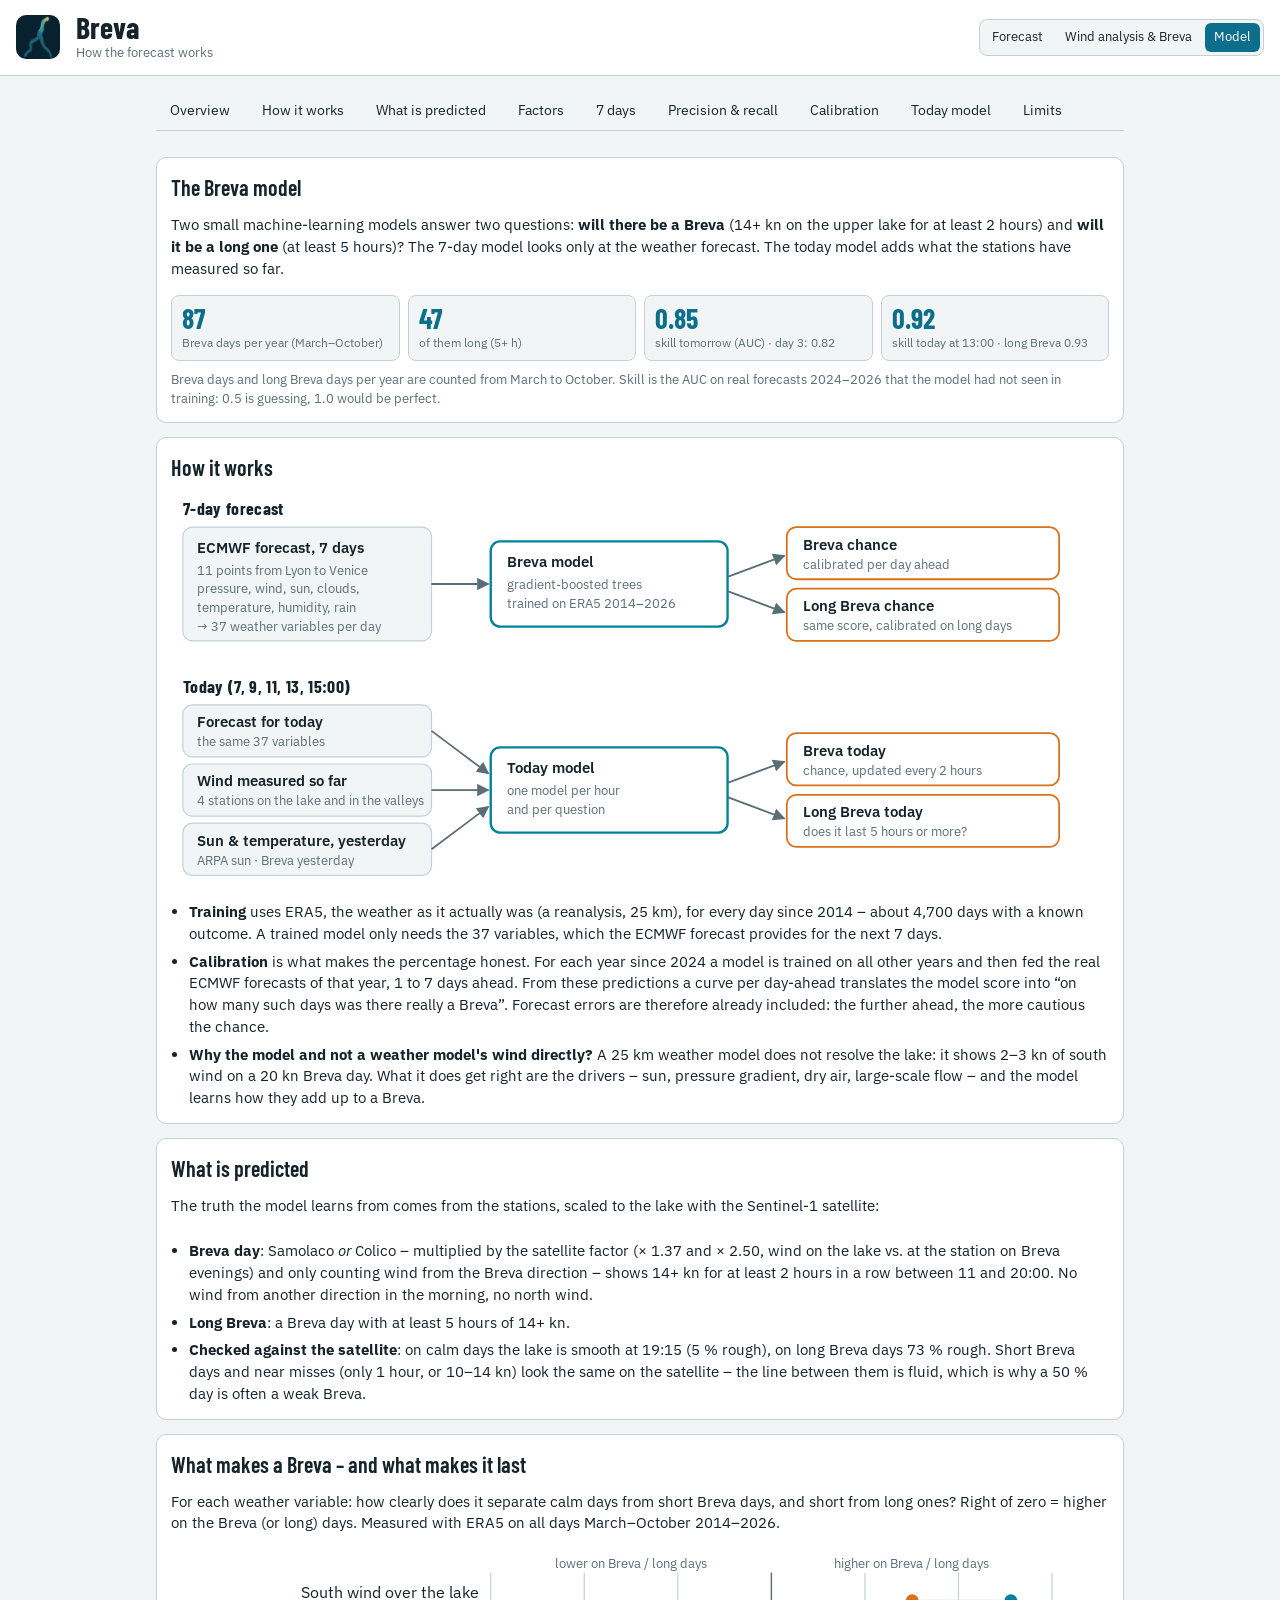
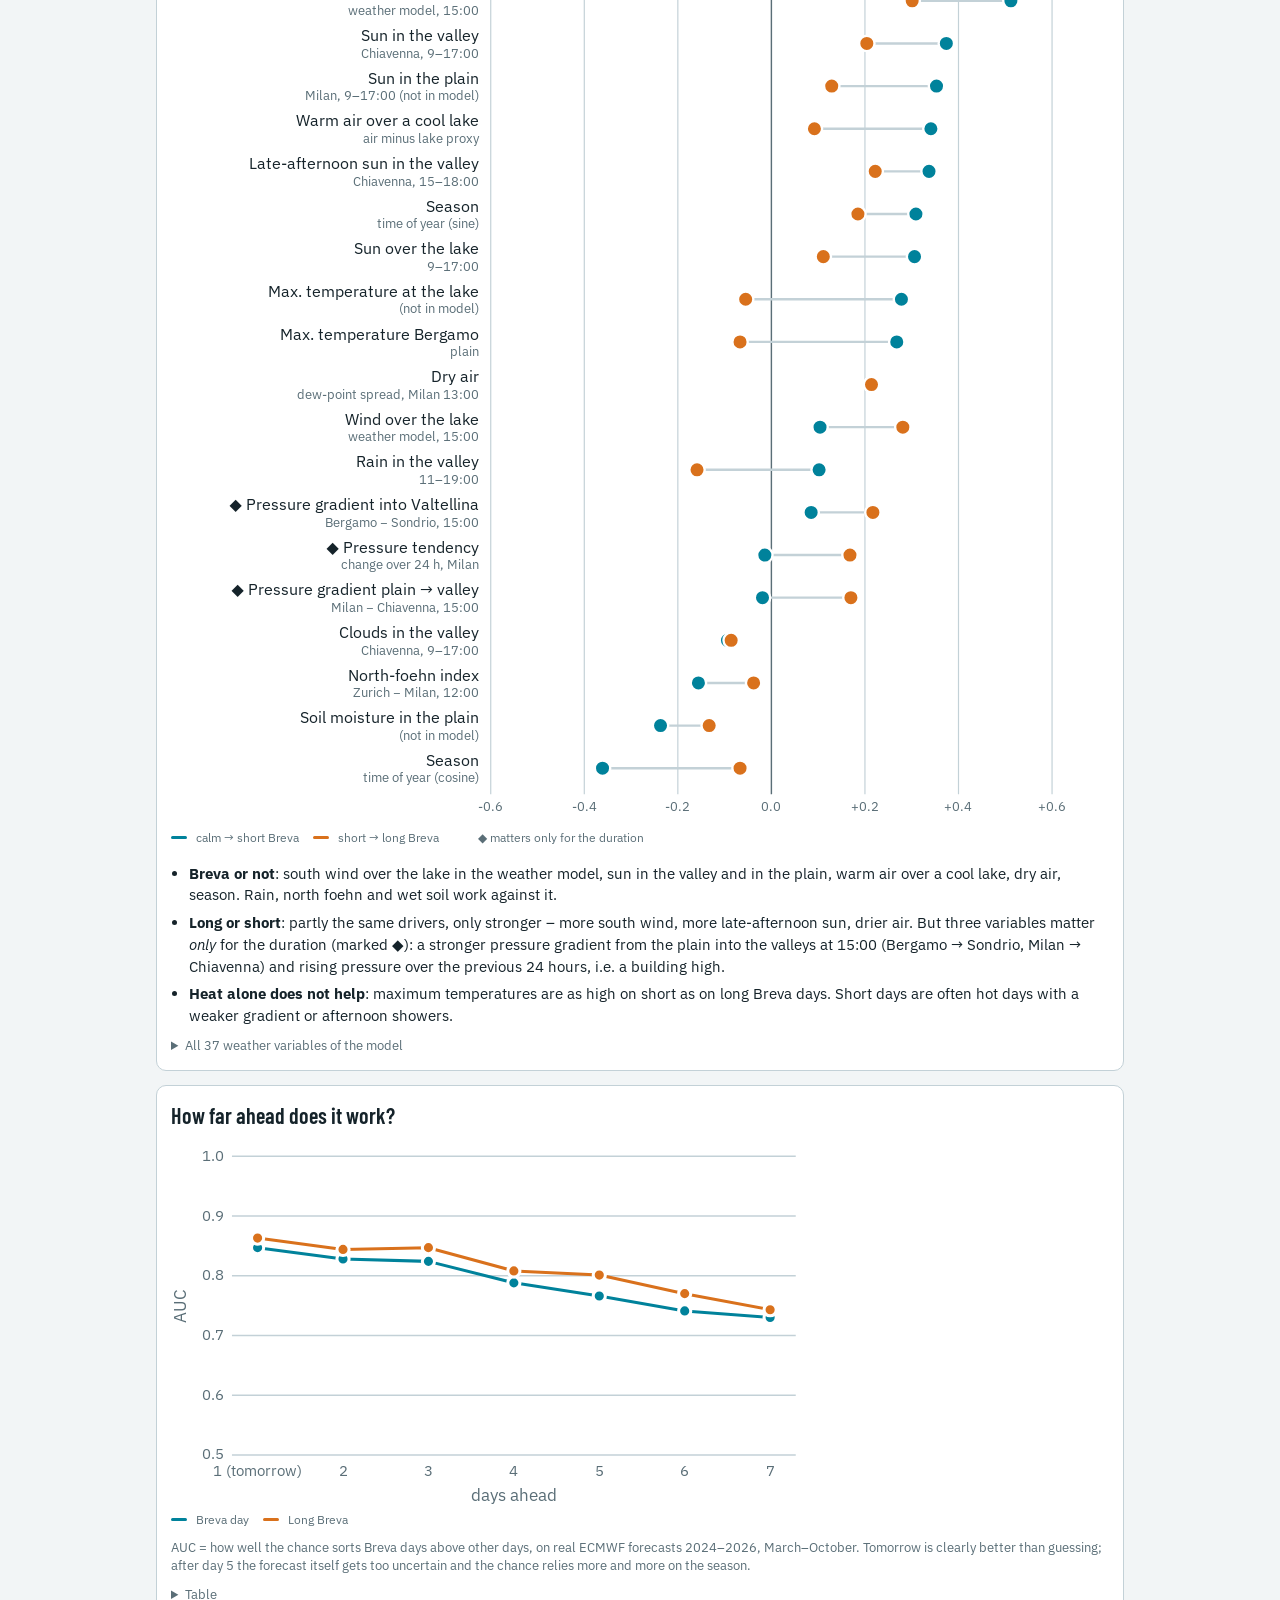
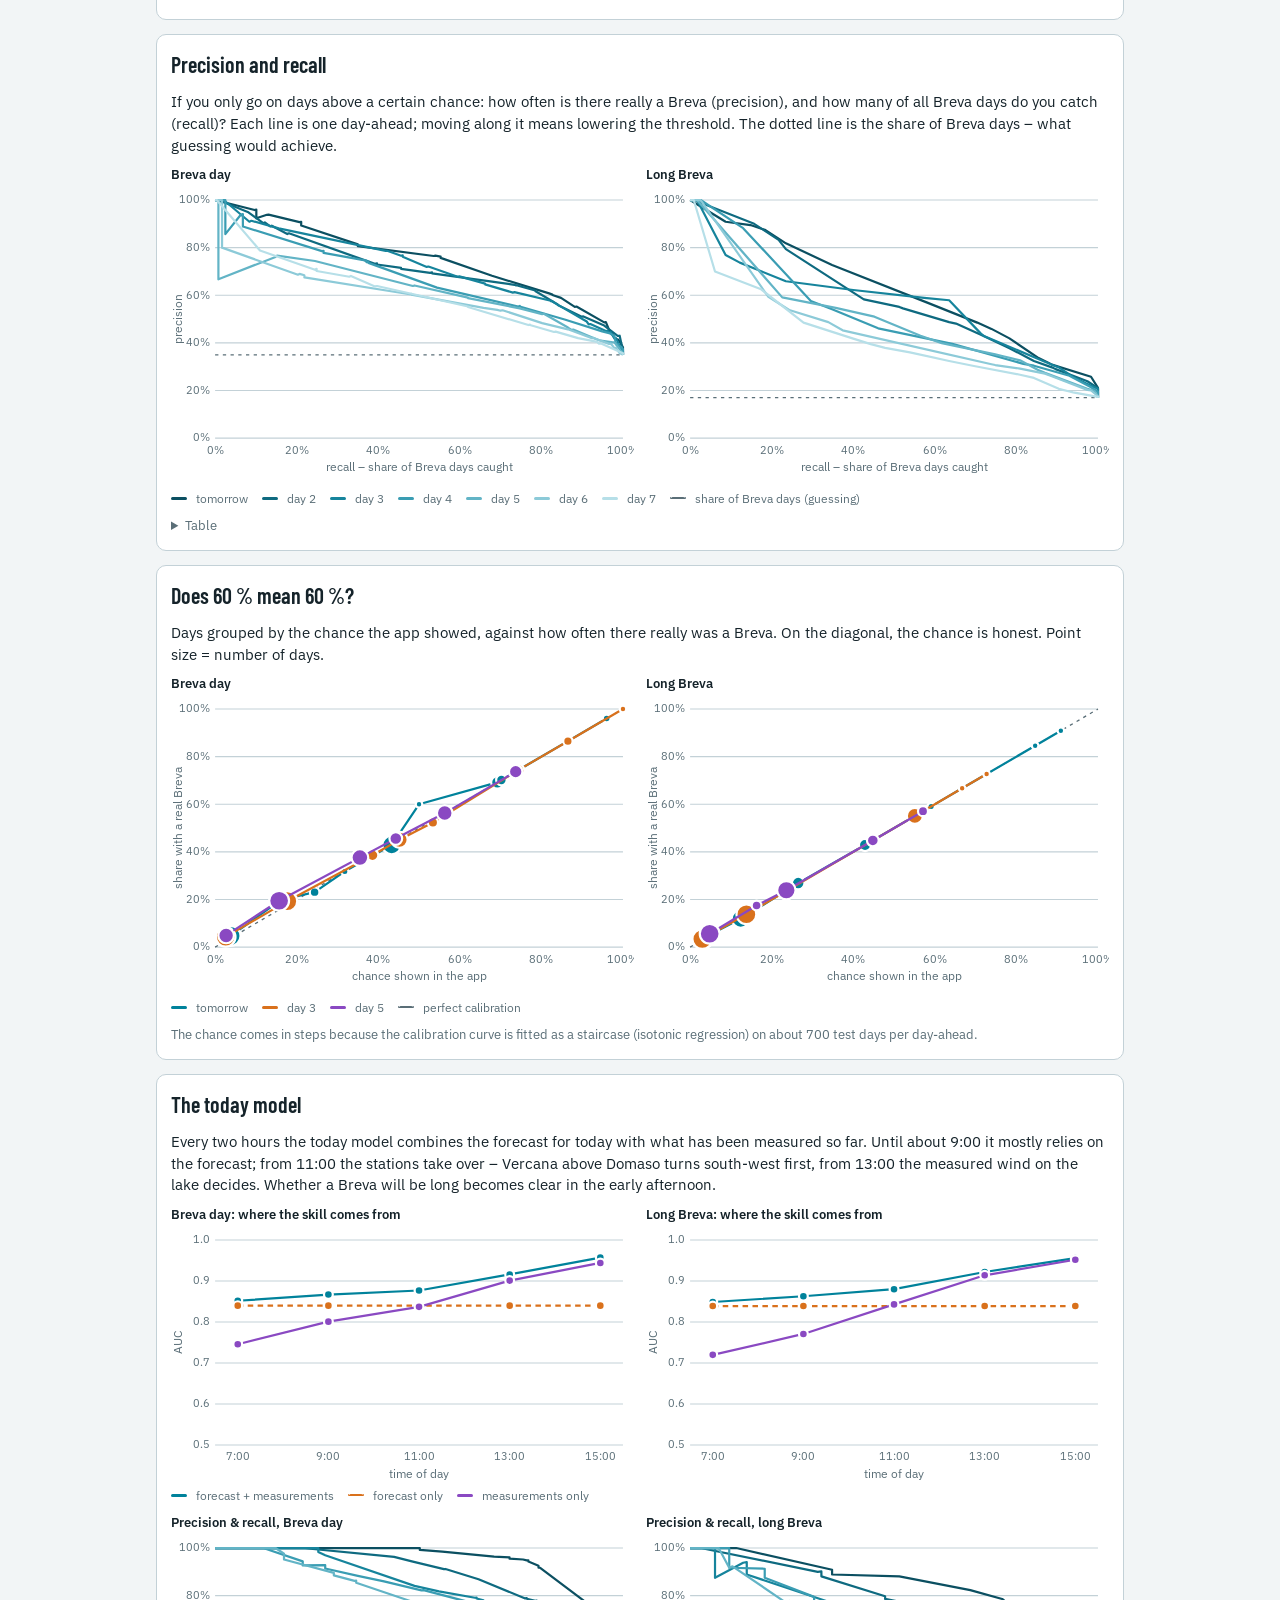
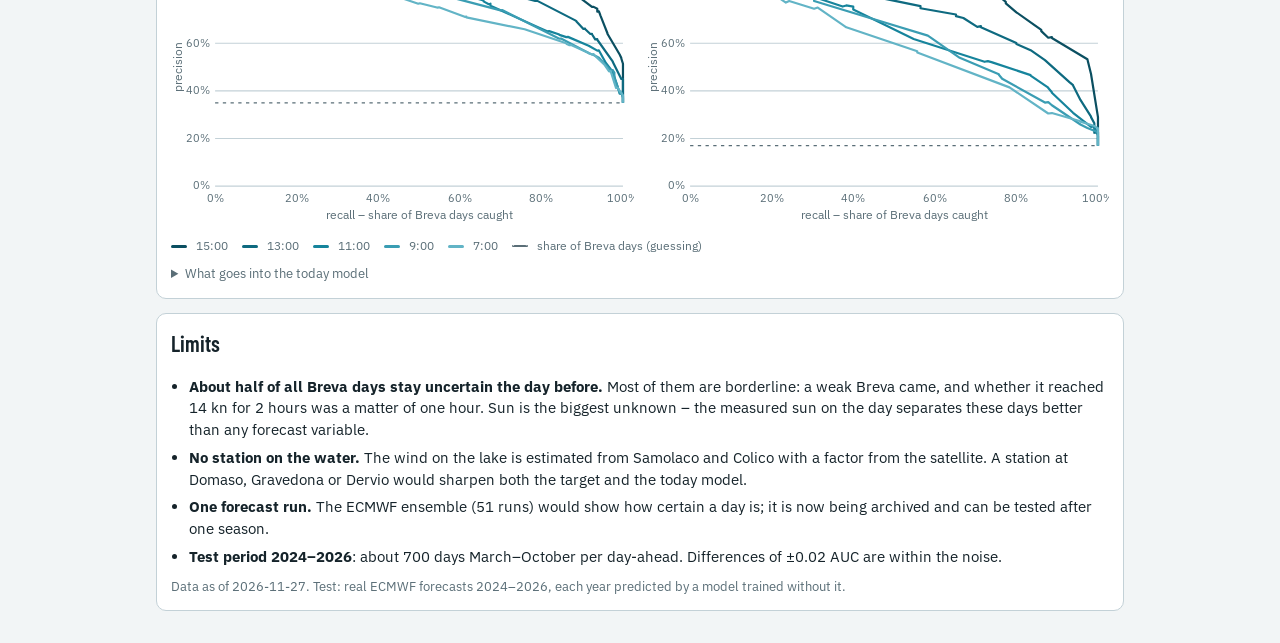
<file: app/modell.html>
<!DOCTYPE html>
<html lang="en">
<head>
<meta charset="utf-8">
<meta name="viewport" content="width=device-width, initial-scale=1, viewport-fit=cover">
<meta name="theme-color" content="#07222e">
<title>The Breva model – upper Lake Como</title>
<link rel="manifest" href="manifest.webmanifest">
<link rel="icon" href="icons/icon-32.png" sizes="32x32">
<link rel="icon" href="icons/icon-64.png" sizes="64x64">
<link rel="apple-touch-icon" href="icons/icon-192.png">
<link rel="preconnect" href="https://fonts.googleapis.com">
<link rel="preconnect" href="https://fonts.gstatic.com" crossorigin>
<link href="https://fonts.googleapis.com/css2?family=Barlow+Condensed:wght@500;600;700&family=IBM+Plex+Sans:wght@400;500;600&display=swap" rel="stylesheet">
<link href="style.css" rel="stylesheet">
</head>
<body>
<header class="top">
  <a class="logo" href="./" aria-label="Breva – home"><img src="icons/icon-96.png" width="44" height="44" alt=""></a>
  <div class="brand">
    <h1>Breva</h1>
    <span class="sub">How the forecast works</span>
  </div>
  <nav class="nav" aria-label="Main menu">
    <a href="./">Forecast</a>
    <a href="analyse.html">Wind analysis &amp; Breva</a>
    <a href="modell.html" aria-current="page">Model</a>
  </nav>
</header>

<main class="an mo">
  <nav class="subnav" aria-label="Sections">
    <a href="#ueberblick">Overview</a><a href="#ablauf">How it works</a><a href="#ziel">What is predicted</a>
    <a href="#faktoren">Factors</a><a href="#vorlauf">7 days</a><a href="#pr">Precision &amp; recall</a>
    <a href="#eichung">Calibration</a><a href="#heute">Today model</a><a href="#grenzen">Limits</a>
  </nav>

  <section class="panel prose" id="ueberblick">
    <h2>The Breva model</h2>
    <p class="lead">Two small machine-learning models answer two questions: <b>will there be a Breva</b> (14+ kn on the
      upper lake for at least 2 hours) and <b>will it be a long one</b> (at least 5 hours)? The 7-day model looks only at
      the weather forecast. The today model adds what the stations have measured so far.</p>
    <div class="kpis" id="kpis"></div>
    <p class="hint">Breva days and long Breva days per year are counted from March to October. Skill is the AUC on real
      forecasts 2024–2026 that the model had not seen in training: 0.5 is guessing, 1.0 would be perfect.</p>
  </section>

  <section class="panel prose" id="ablauf">
    <h2>How it works</h2>
    <figure class="flow" aria-label="Flow from inputs to forecast">
      <svg viewBox="0 0 760 330" class="chart flowsvg" role="img">
        <title>Inputs, models and outputs of the Breva forecast</title>
        <defs><marker id="ar" viewBox="0 0 10 10" refX="9" refY="5" markerWidth="7" markerHeight="7" orient="auto-start-reverse"><path d="M0,0 L10,5 L0,10 z" class="fl-ar"/></marker></defs>
        <!-- 7 Tage -->
        <text x="10" y="18" class="fl-h">7-day forecast</text>
        <rect x="10" y="28" width="210" height="96" rx="8" class="fl-in"/>
        <text x="22" y="50" class="fl-t">ECMWF forecast, 7 days</text>
        <text x="22" y="68" class="fl-s">11 points from Lyon to Venice</text>
        <text x="22" y="84" class="fl-s">pressure, wind, sun, clouds,</text>
        <text x="22" y="100" class="fl-s">temperature, humidity, rain</text>
        <text x="22" y="116" class="fl-s">→ 37 weather variables per day</text>
        <rect x="270" y="40" width="200" height="72" rx="8" class="fl-m"/>
        <text x="284" y="62" class="fl-t">Breva model</text>
        <text x="284" y="80" class="fl-s">gradient-boosted trees</text>
        <text x="284" y="96" class="fl-s">trained on ERA5 2014–2026</text>
        <rect x="520" y="28" width="230" height="44" rx="8" class="fl-o"/>
        <text x="534" y="47" class="fl-t">Breva chance</text>
        <text x="534" y="63" class="fl-s">calibrated per day ahead</text>
        <rect x="520" y="80" width="230" height="44" rx="8" class="fl-o"/>
        <text x="534" y="99" class="fl-t">Long Breva chance</text>
        <text x="534" y="115" class="fl-s">same score, calibrated on long days</text>
        <path d="M220,76 L268,76" class="fl-l" marker-end="url(#ar)"/>
        <path d="M470,70 L518,52" class="fl-l" marker-end="url(#ar)"/>
        <path d="M470,82 L518,100" class="fl-l" marker-end="url(#ar)"/>
        <!-- Heute -->
        <text x="10" y="168" class="fl-h">Today (7, 9, 11, 13, 15:00)</text>
        <rect x="10" y="178" width="210" height="44" rx="8" class="fl-in"/>
        <text x="22" y="197" class="fl-t">Forecast for today</text>
        <text x="22" y="213" class="fl-s">the same 37 variables</text>
        <rect x="10" y="228" width="210" height="44" rx="8" class="fl-in"/>
        <text x="22" y="247" class="fl-t">Wind measured so far</text>
        <text x="22" y="263" class="fl-s">4 stations on the lake and in the valleys</text>
        <rect x="10" y="278" width="210" height="44" rx="8" class="fl-in"/>
        <text x="22" y="297" class="fl-t">Sun &amp; temperature, yesterday</text>
        <text x="22" y="313" class="fl-s">ARPA sun · Breva yesterday</text>
        <rect x="270" y="214" width="200" height="72" rx="8" class="fl-m"/>
        <text x="284" y="236" class="fl-t">Today model</text>
        <text x="284" y="254" class="fl-s">one model per hour</text>
        <text x="284" y="270" class="fl-s">and per question</text>
        <rect x="520" y="202" width="230" height="44" rx="8" class="fl-o"/>
        <text x="534" y="221" class="fl-t">Breva today</text>
        <text x="534" y="237" class="fl-s">chance, updated every 2 hours</text>
        <rect x="520" y="254" width="230" height="44" rx="8" class="fl-o"/>
        <text x="534" y="273" class="fl-t">Long Breva today</text>
        <text x="534" y="289" class="fl-s">does it last 5 hours or more?</text>
        <path d="M220,200 L268,236" class="fl-l" marker-end="url(#ar)"/>
        <path d="M220,250 L268,250" class="fl-l" marker-end="url(#ar)"/>
        <path d="M220,300 L268,264" class="fl-l" marker-end="url(#ar)"/>
        <path d="M470,244 L518,226" class="fl-l" marker-end="url(#ar)"/>
        <path d="M470,256 L518,274" class="fl-l" marker-end="url(#ar)"/>
      </svg>
    </figure>
    <ul class="tips">
      <li><b>Training</b> uses ERA5, the weather as it actually was (a reanalysis, 25 km), for every day since 2014 – about
        4,700 days with a known outcome. A trained model only needs the 37 variables, which the ECMWF forecast provides for the
        next 7 days.</li>
      <li><b>Calibration</b> is what makes the percentage honest. For each year since 2024 a model is trained on all other
        years and then fed the real ECMWF forecasts of that year, 1 to 7 days ahead. From these predictions a curve per
        day-ahead translates the model score into “on how many such days was there really a Breva”. Forecast errors are
        therefore already included: the further ahead, the more cautious the chance.</li>
      <li><b>Why the model and not a weather model's wind directly?</b> A 25 km weather model does not resolve the lake:
        it shows 2–3 kn of south wind on a 20 kn Breva day. What it does get right are the drivers – sun, pressure
        gradient, dry air, large-scale flow – and the model learns how they add up to a Breva.</li>
    </ul>
  </section>

  <section class="panel prose" id="ziel">
    <h2>What is predicted</h2>
    <p>The truth the model learns from comes from the stations, scaled to the lake with the Sentinel-1 satellite:</p>
    <ul class="tips">
      <li><b>Breva day</b>: Samolaco <i>or</i> Colico – multiplied by the satellite factor (<span id="fsam"></span> and
        <span id="fcol"></span>, wind on the lake vs. at the station on Breva evenings) and only counting wind from the
        Breva direction – shows 14+ kn for at least 2 hours in a row between 11 and 20:00. No wind from another direction
        in the morning, no north wind.</li>
      <li><b>Long Breva</b>: a Breva day with at least <span id="langh">5</span> hours of 14+ kn.</li>
      <li><b>Checked against the satellite</b>: on calm days the lake is smooth at 19:15 (5 % rough), on long Breva days
        73 % rough. Short Breva days and near misses (only 1 hour, or 10–14 kn) look the same on the satellite – the line
        between them is fluid, which is why a 50 % day is often a weak Breva.</li>
    </ul>
  </section>

  <section class="panel prose" id="faktoren">
    <h2>What makes a Breva – and what makes it last</h2>
    <p class="lead">For each weather variable: how clearly does it separate calm days from short Breva days, and short
      from long ones? Right of zero = higher on the Breva (or long) days. Measured with ERA5 on all days March–October
      2014–2026.</p>
    <figure>
      <div id="faktorChart"></div>
      <div class="legend chartlegend" id="faktorLeg"></div>
    </figure>
    <ul class="tips">
      <li><b>Breva or not</b>: south wind over the lake in the weather model, sun in the valley and in the plain, warm air
        over a cool lake, dry air, season. Rain, north foehn and wet soil work against it.</li>
      <li><b>Long or short</b>: partly the same drivers, only stronger – more south wind, more late-afternoon sun, drier
        air. But three variables matter <i>only</i> for the duration (marked ◆): a stronger pressure gradient from the
        plain into the valleys at 15:00 (Bergamo → Sondrio, Milan → Chiavenna) and rising pressure over the previous 24 hours,
        i.e. a building high.</li>
      <li><b>Heat alone does not help</b>: maximum temperatures are as high on short as on long Breva days. Short days are
        often hot days with a weaker gradient or afternoon showers.</li>
    </ul>
    <details><summary>All 37 weather variables of the model</summary><div class="tscroll"><table class="atab" id="featTab"></table></div></details>
  </section>

  <section class="panel prose" id="vorlauf">
    <h2>How far ahead does it work?</h2>
    <figure>
      <div id="aucChart"></div>
      <div class="legend chartlegend" id="aucLeg"></div>
    </figure>
    <p class="hint">AUC = how well the chance sorts Breva days above other days, on real ECMWF forecasts 2024–2026,
      March–October. Tomorrow is clearly better than guessing; after day 5 the forecast itself gets too uncertain and the chance relies more and more on the season.</p>
    <details><summary>Table</summary><div class="tscroll"><table class="atab num" id="aucTab"></table></div></details>
  </section>

  <section class="panel prose" id="pr">
    <h2>Precision and recall</h2>
    <p class="lead">If you only go on days above a certain chance: how often is there really a Breva (precision), and
      how many of all Breva days do you catch (recall)? Each line is one day-ahead; moving along it means lowering the
      threshold. The dotted line is the share of Breva days – what guessing would achieve.</p>
    <div class="charts">
      <figure><figcaption>Breva day</figcaption><div id="pr7b"></div></figure>
      <figure><figcaption>Long Breva</figcaption><div id="pr7l"></div></figure>
    </div>
    <div class="legend chartlegend" id="pr7Leg"></div>
    <details><summary>Table</summary><div class="tscroll"><table class="atab num" id="prTab"></table></div></details>
  </section>

  <section class="panel prose" id="eichung">
    <h2>Does 60 % mean 60 %?</h2>
    <p class="lead">Days grouped by the chance the app showed, against how often there really was a Breva. On the
      diagonal, the chance is honest. Point size = number of days.</p>
    <div class="charts">
      <figure><figcaption>Breva day</figcaption><div id="calB"></div></figure>
      <figure><figcaption>Long Breva</figcaption><div id="calL"></div></figure>
    </div>
    <div class="legend chartlegend" id="calLeg"></div>
    <p class="hint">The chance comes in steps because the calibration curve is fitted as a staircase (isotonic regression)
      on about 700 test days per day-ahead.</p>
  </section>

  <section class="panel prose" id="heute">
    <h2>The today model</h2>
    <p class="lead">Every two hours the today model combines the forecast for today with what has been measured so far.
      Until about 9:00 it mostly relies on the forecast; from 11:00 the stations take over – Vercana above Domaso turns
      south-west first, from 13:00 the measured wind on the lake decides. Whether a Breva will be long becomes clear in
      the early afternoon.</p>
    <div class="charts">
      <figure><figcaption>Breva day: where the skill comes from</figcaption><div id="hQuelle"></div><div class="legend chartlegend" id="hQuelleLeg"></div></figure>
      <figure><figcaption>Long Breva: where the skill comes from</figcaption><div id="hQuelleL"></div></figure>
    </div>
    <div class="charts">
      <figure><figcaption>Precision &amp; recall, Breva day</figcaption><div id="prHb"></div></figure>
      <figure><figcaption>Precision &amp; recall, long Breva</figcaption><div id="prHl"></div></figure>
    </div>
    <div class="legend chartlegend" id="prHLeg"></div>
    <details><summary>What goes into the today model</summary><div class="tscroll"><table class="atab" id="hFeatTab"></table></div></details>
  </section>

  <section class="panel prose" id="grenzen">
    <h2>Limits</h2>
    <ul class="tips">
      <li><b>About half of all Breva days stay uncertain the day before.</b> Most of them are borderline: a weak Breva came,
        and whether it reached 14 kn for 2 hours was a matter of one hour. Sun is the biggest unknown – the measured sun on
        the day separates these days better than any forecast variable.</li>
      <li><b>No station on the water.</b> The wind on the lake is estimated from Samolaco and Colico with a factor from the
        satellite. A station at Domaso, Gravedona or Dervio would sharpen both the target and the today model.</li>
      <li><b>One forecast run.</b> The ECMWF ensemble (51 runs) would show how certain a day is; it is now being archived and
        can be tested after one season.</li>
      <li><b>Test period 2024–2026</b>: about 700 days March–October per day-ahead. Differences of ±0.02 AUC are within the
        noise.</li>
    </ul>
    <p class="hint" id="stand"></p>
  </section>
</main>
<div class="tip" id="tip" role="status" hidden></div>
<script src="modell.js"></script>
</body>
</html>
</file>
<file: app/style.css>
:root {
  /* Layout: Kopfzeile, Karte oben, darunter Wochentabelle (Spots x Tage) als Planungsansicht, dann Detail und Messungen */
  --paper: #f2f5f6;
  --ink: #15232a;
  --muted: #5a6e77;
  --line: #c3d1d7;
  --card: #ffffff;
  --accent: #0b6e8a;
  --r0: #e3e9ec;
  --r1: #f1d9a6;
  --r2: #8fd0a7;
  --r4: #2f9d5c;
  --warn: #b26b00;
  --err: #b3261e;
  --font-display: "Barlow Condensed", "Arial Narrow", sans-serif;
  --font-body: "IBM Plex Sans", "Segoe UI", system-ui, sans-serif;
  color-scheme: light;
}
@media (prefers-color-scheme: dark) {
  :root {
    --paper: #0f191d; --ink: #e2ebee; --muted: #93a6ae; --line: #2f444c; --card: #16242a;
    --accent: #4fb6d3; --r0: #1f2d33; --r1: #6b5222; --r2: #2e6b47; --r4: #3fb170; --warn: #e3a33b; --err: #ff7a70;
    color-scheme: dark;
  }
}
* { box-sizing: border-box; }
html, body { margin: 0; }
body { background: var(--paper); color: var(--ink); font: 15px/1.45 var(--font-body);
  padding: env(safe-area-inset-top) env(safe-area-inset-right) env(safe-area-inset-bottom) env(safe-area-inset-left); }
h1, h2, h3 { font-family: var(--font-display); margin: 0; text-wrap: balance; }
h1 { font-size: 30px; font-weight: 700; line-height: 1; }
h2 { font-size: 22px; font-weight: 600; }
h3 { font-size: 17px; font-weight: 600; margin-top: 12px; }
button, select { font: inherit; color: inherit; }
:focus-visible { outline: 2px solid var(--accent); outline-offset: 2px; }

.top { display: flex; flex-wrap: wrap; justify-content: space-between; align-items: center; gap: 10px 16px;
  padding: 12px 16px; background: var(--card); border-bottom: 1px solid var(--line); position: sticky; top: 0; z-index: 5; }
.brand { display: grid; gap: 2px; margin-right: auto; }
.logo { display: block; line-height: 0; }
.logo img { border-radius: 10px; display: block; }
.sub { font-size: 13px; color: var(--muted); }
.controls { display: flex; gap: 10px; align-items: center; flex-wrap: wrap; }
.top .sel { display: flex; gap: 6px; align-items: center; font-size: 13px; color: var(--muted); }
select { padding: 6px 8px; border-radius: 6px; border: 1px solid var(--line); background: var(--paper); }
.btn { padding: 7px 12px; border-radius: 6px; border: 1px solid var(--accent); background: var(--accent); color: #fff; cursor: pointer; }
.btn:disabled { opacity: .6; cursor: progress; }

main { max-width: 1000px; margin: 0 auto; padding: 12px 16px 32px; display: grid; gap: 14px; }
.status { margin: 0; font-size: 13px; color: var(--muted); }
.status.warn { color: var(--warn); } .status.err { color: var(--err); font-weight: 600; }

.mapbox { position: relative; border-radius: 10px; overflow: hidden; border: 1px solid var(--line); }
#map { height: min(58vh, 520px); min-height: 320px; background: var(--r0); }
.maperr { padding: 20px; color: var(--muted); }
.layer-toggle { position: absolute; left: 10px; top: 10px; display: flex; background: var(--card); border-radius: 8px;
  border: 1px solid var(--line); overflow: hidden; z-index: 2; }
.seg { border: 0; background: transparent; padding: 6px 12px; cursor: pointer; font-size: 13px; }
.seg.on { background: var(--accent); color: #fff; }
.seg.depth-btn { border-left: 1px solid var(--line); }
.depth-legend { position: absolute; left: 10px; bottom: 10px; z-index: 2; display: flex; flex-wrap: wrap; gap: 4px 10px;
  max-width: calc(100% - 20px); background: rgba(255,255,255,.92); color: #15232a; border-radius: 6px; padding: 4px 8px;
  font-size: 12px; line-height: 1.3; box-shadow: 0 1px 3px rgba(0,0,0,.25); }
.depth-legend[hidden] { display: none; }
.depth-legend span { display: inline-flex; align-items: center; gap: 4px; white-space: nowrap; }
.depth-legend .sw { width: 12px; height: 12px; border-radius: 2px; display: inline-block; }
.depth-legend .st { background: #f2b84b; } .depth-legend .fl { background: #f7e3a1; } .depth-legend .ri { background: #0b2a6b; }
.depth-legend .ln { width: 16px; border-top: 2px solid #2b6c8f; display: inline-block; }
.depth-legend .ln.d { border-top: 1px dashed #2b6c8f; }

.spot-mk { display: flex; align-items: center; gap: 4px; border: 0; background: transparent; padding: 0; cursor: pointer; }
.spot-mk .dot { width: 16px; height: 16px; border-radius: 50%; border: 3px solid #fff; box-shadow: 0 0 0 1px rgba(0,0,0,.35); background: var(--r0); flex: none; }
.spot-mk.mk-r1 .dot { background: #e0a93b; } .spot-mk.mk-r2 .dot { background: #57b97d; } .spot-mk.mk-r4 .dot { background: #1f8a4c; }
.spot-mk .lab { display: grid; background: rgba(255,255,255,.92); color: #15232a; border-radius: 5px; padding: 1px 6px; font-size: 12px; line-height: 1.2; box-shadow: 0 1px 3px rgba(0,0,0,.25); }
.spot-mk.cur .lab { outline: 2px solid var(--accent); }
.stn-mk { display: flex; align-items: center; gap: 4px; text-decoration: none; }
.stn-mk .lab { display: grid; background: rgba(21,35,42,.85); color: #fff; border-radius: 5px; padding: 1px 6px; font-size: 12px; line-height: 1.2; }
.stn-mk small { font-size: 10px; opacity: .85; }
.stn-mk .sq { width: 12px; height: 12px; background: #15232a; border: 2px solid #fff; }
.stn-mk.ref .sq { background: #fff; border-color: #15232a; transform: rotate(45deg); width: 10px; height: 10px; }
.stn-mk.ref .lab { background: rgba(21,35,42,.6); }
.arrow { width: 20px; height: 20px; flex: none; display: inline-block; vertical-align: middle; }
.arrow path { fill: currentColor; }
.arrow.big { width: 30px; height: 30px; color: #0b6e8a; filter: drop-shadow(0 0 2px #fff); }

.panel { background: var(--card); border: 1px solid var(--line); border-radius: 10px; padding: 14px; display: grid; gap: 10px; }
.panel-head { display: flex; flex-wrap: wrap; justify-content: space-between; align-items: baseline; gap: 6px 12px; }
.meta, .hint { font-size: 13px; color: var(--muted); margin: 0; }
.thr-toggle { display: flex; border: 1px solid var(--line); border-radius: 8px; overflow: hidden; }

.weekwrap { overflow-x: auto; }
.week { border-collapse: separate; border-spacing: 3px; width: 100%; table-layout: fixed; font-variant-numeric: tabular-nums; }
.week .spotcol { width: 76px; }
.week th small { font-weight: 400; }
.week th { font-size: 12px; font-weight: 500; color: var(--muted); text-align: center; white-space: nowrap; padding: 2px 4px; }
.week th.we { color: var(--ink); font-weight: 700; }
.week th[scope="row"] { text-align: left; }
.week tr.cur th[scope="row"] .linkbtn { color: var(--accent); font-weight: 700; }
.linkbtn { border: 0; background: none; padding: 0; cursor: pointer; font-size: 14px; text-align: left; white-space: nowrap; overflow: hidden; text-overflow: ellipsis; max-width: 100%; }
.cell { text-align: center; border-radius: 6px; padding: 9px 0; cursor: pointer; font-weight: 600; font-size: 15px; }
.cell .loc { display: block; font-size: 10px; font-weight: 500; }
.cell.we { box-shadow: inset 0 0 0 2px var(--ink); }
.r0 { background: var(--r0); color: var(--muted); } .r1 { background: var(--r1); } .r2 { background: var(--r2); } .r4 { background: var(--r4); color: #fff; }

.obsline { margin: 0; display: flex; align-items: center; gap: 6px; font-size: 14px; flex-wrap: wrap; }
.days { display: grid; gap: 10px; }
.day { display: grid; gap: 4px; padding-bottom: 10px; border-bottom: 1px solid var(--line); }
.day.we .day-h b { color: var(--accent); }
.day-h { display: flex; justify-content: space-between; flex-wrap: wrap; gap: 4px 12px; align-items: baseline; }
.cmp { font-size: 12px; color: var(--muted); }
.strip { display: flex; gap: 1px; height: 22px; }
.strip span { flex: 1; border-radius: 2px; }
.s0 { background: var(--r0); }
.s9 { background: color-mix(in srgb, var(--accent) 28%, transparent); }
.s12 { background: color-mix(in srgb, var(--accent) 55%, transparent); }
.s15 { background: var(--accent); }
.s20 { background: #6a2f8f; }
.off { opacity: .35; background-image: repeating-linear-gradient(45deg, transparent 0 2px, var(--card) 2px 4px); }
.strip-ax { display: flex; justify-content: space-between; font-size: 11px; color: var(--muted); }
.runs { display: flex; flex-wrap: wrap; gap: 6px; }
.run { font-size: 13px; padding: 3px 8px; border-radius: 99px; }
.run small { opacity: .8; }
.legend { display: flex; flex-wrap: wrap; gap: 6px 14px; font-size: 12px; color: var(--muted); }
.legend span { display: inline-flex; align-items: center; gap: 5px; }
.sw { display: inline-block; width: 16px; height: 10px; border-radius: 2px; }

.stnlist { list-style: none; margin: 0; padding: 0; display: grid; gap: 6px; }
.stnlist li { display: grid; grid-template-columns: 24px 1fr auto; gap: 8px; align-items: center; font-size: 14px; }
.stnlist small { color: var(--muted); }
.sill-img { display: grid; grid-template-columns: repeat(auto-fit, minmax(260px, 1fr)); gap: 8px; }
.sill-img img { width: 100%; height: auto; border-radius: 6px; background: #fff; }

.notes { font-size: 12px; color: var(--muted); display: grid; gap: 4px; }
.notes p { margin: 0; max-width: 75ch; }
code { font-size: 12px; }
@media (prefers-reduced-motion: reduce) { * { transition: none !important; animation: none !important; } }

/* Wochenzelle: lokal groß, Wahrscheinlichkeit und Rohmodell klein */
.cell { line-height: 1.1; }
.cell .pd { display: block; font-size: 10px; font-weight: 500; opacity: .85; }
.cell .sub { display: block; font-size: 9px; font-weight: 400; opacity: .75; }
.cell.rare { cursor: default; }
/* Detail-Raster: 3 Modelle + lokal */
.grid { display: grid; gap: 3px; }
.grow { display: grid; grid-template-columns: 48px 1fr 42px; gap: 6px; align-items: center; }
.glab { font-size: 11px; color: var(--muted); text-align: right; }
.grow.loc .glab { color: var(--ink); font-weight: 700; }
.grow.loc .strip { outline: 2px solid var(--ink); outline-offset: 1px; border-radius: 3px; }
.grun { font-size: 12px; text-align: right; font-variant-numeric: tabular-nums; white-space: nowrap; }
.grow .strip { height: 16px; }
.ghead .hrs { display: flex; gap: 1px; font-size: 9px; color: var(--muted); }
.ghead .hrs span { flex: 1; }
.p1 { background: #d9ecd9; } .p2 { background: #9fd3a8; } .p3 { background: #4fb36f; } .p4 { background: #1f7a43; }
@media (prefers-color-scheme: dark) { .p1 { background: #24402c; } .p2 { background: #2f6b40; } .p3 { background: #3f9a5d; } .p4 { background: #5fcf86; } }

/* Windfinder-artige Stundentabelle */
.fday { display: grid; gap: 6px; padding-bottom: 12px; border-bottom: 1px solid var(--line); }
.fday.we .day-h > b { color: var(--accent); }
.ftable-wrap { overflow-x: auto; -webkit-overflow-scrolling: touch; }
.ftable { border-collapse: separate; border-spacing: 2px 2px; font-variant-numeric: tabular-nums; font-size: 13px; }
.ftable th { position: sticky; left: 0; background: var(--card); z-index: 1; text-align: right; font-weight: 500;
  font-size: 11px; color: var(--muted); padding: 0 6px 0 0; white-space: nowrap; }
.ftable td { min-width: 30px; height: 26px; text-align: center; border-radius: 4px; padding: 0 2px; }
.ftable .hrow td { color: var(--muted); font-size: 11px; height: 18px; }
.ftable .drow td { height: 24px; }
.ftable .drow .arrow { width: 18px; height: 18px; color: var(--ink); }
.ftable .mrow td { font-weight: 600; color: #15232a; }
.ftable .grow2 td { color: var(--muted); font-size: 12px; height: 20px; }
.ftable .lrow th { color: var(--ink); font-weight: 700; }
.ftable .lrow td { font-weight: 700; color: #102018; outline: 1px solid rgba(0,0,0,.08); }
.ftable .lrow .p4 { color: #fff; }
.ftable .wrow td, .ftable .trow td { height: 20px; font-size: 12px; color: var(--muted); }
.ftable td.off { opacity: .35; }
.kx { background: transparent; color: var(--muted) !important; }
.k0 { background: #eef3f7; } .k1 { background: #cfe6f5; } .k2 { background: #9fd9e4; } .k3 { background: #8fd48a; }
.k4 { background: #c9df52; } .k5 { background: #f4d23f; } .k6 { background: #f3a141; } .k7 { background: #e8644a; color: #fff !important; }
.k8 { background: #b5306f; color: #fff !important; }
.p0 { background: #eef3ef; color: #7a8a80 !important; }

/* Sonnenauf-/-untergang als Rahmen der Tageslichtstunden */
.ftable td.sun { min-width: 38px; vertical-align: middle; background: transparent; border-radius: 6px;
  font-size: 10px; color: var(--muted); padding: 0 2px; }
.ftable td.sun span { display: block; }
.ftable td.sun .sico { display: block; width: 16px; height: 13px; margin: 0 auto 2px; }
.ftable td.sun:first-of-type { box-shadow: inset -1px 0 0 var(--line); }
.ftable td.sun:last-of-type { box-shadow: inset 1px 0 0 var(--line); }

.ftable .nrow th { color: var(--ink); font-weight: 600; }
.ftable .nrow td { outline: 1px dashed rgba(0,0,0,.25); }

.ensline { margin: 0; font-size: 12px; color: var(--muted); }
.ensline b { color: var(--ink); }
.ftable .erow td { outline-style: dashed; }

/* Menü */
.nav { display: flex; gap: 4px; background: var(--paper); border: 1px solid var(--line); border-radius: 8px; padding: 3px; }
.nav a { padding: 5px 12px; border-radius: 6px; color: var(--ink); text-decoration: none; font-size: 14px; }
.nav a[aria-current="page"] { background: var(--accent); color: #fff; }
/* Windanalyse */
.an .panel { display: grid; gap: 10px; }
.an .lead { margin: 0; }
.an .hint { margin: 0; }
.atab { border-collapse: collapse; width: 100%; font-size: 13px; font-variant-numeric: tabular-nums; }
.atab th, .atab td { padding: 6px 6px; border-bottom: 1px solid var(--line); text-align: left; vertical-align: top; }
.atab thead th { font-size: 12px; color: var(--muted); font-weight: 600; }
.atab tbody th { font-weight: 600; white-space: nowrap; }
.atab.num td { text-align: right; }
.atab tr.fa td, .atab tr.fa th { color: var(--muted); font-weight: 400; }
.atab small { color: var(--muted); }
.atab .auc { font-variant-numeric: tabular-nums; }
.q3 { background: #d6efdb; } .q2 { background: #eaf5d8; } .q1 { background: #fbf1d3; } .q0 { background: #f7dcd6; }
@media (prefers-color-scheme: dark) { .q3 { background: #1f4a2c; } .q2 { background: #2d4420; } .q1 { background: #4a3d1a; } .q0 { background: #4a2320; } }
.bp { color: #1f7a43; font-weight: 600; } .bn { color: #b3261e; font-weight: 600; }
.tips { margin: 6px 0 0; padding-left: 18px; display: grid; gap: 6px; }
.charts { display: grid; grid-template-columns: repeat(auto-fit, minmax(280px, 1fr)); gap: 12px; }
.charts figure, .an figure { margin: 0; }
figcaption { font-size: 13px; font-weight: 600; margin-bottom: 4px; }
svg.chart { width: 100%; height: auto; display: block; }
svg.chart .grid { stroke: var(--line); stroke-width: 1; }
svg.chart .ax { fill: var(--muted); font-size: 10px; font-family: var(--font-body); }
.legend .ln { display: inline-block; width: 16px; height: 3px; border-radius: 2px; vertical-align: middle; margin-right: 4px; }
.clim { display: grid; grid-template-columns: repeat(auto-fit, minmax(240px, 1fr)); gap: 8px; }
.prose p { margin: 0 0 8px; }

main.an { grid-template-columns: minmax(0, 1fr); }
.tscroll { overflow-x: auto; -webkit-overflow-scrolling: touch; }
.tscroll .atab { min-width: 100%; }
.an .panel > * { min-width: 0; }
.atab.num thead th { text-align: right; }
.atab.num thead th:first-child { text-align: left; }
.chartlegend { margin-top: 4px; }

/* Modelle-Seite */
.mcards { display: grid; grid-template-columns: repeat(auto-fit, minmax(260px, 1fr)); gap: 10px; }
.mcard { border: 1px solid var(--line); border-radius: 8px; padding: 10px 12px; background: var(--paper); }
.mcard h3 { margin: 0 0 6px; }
.mcard h3 small { font-family: var(--font-body); font-size: 12px; font-weight: 400; color: var(--muted); margin-left: 4px; }
.mcard dl { margin: 0; display: grid; grid-template-columns: auto 1fr; gap: 4px 10px; font-size: 14px; }
.mcard dt { color: var(--muted); font-size: 12px; padding-top: 2px; }
.mcard dd { margin: 0; }
.nav a { white-space: nowrap; }

.longsum { margin: 0; font-size: 14px; }
.week.long tr.stn th, .week.long tr.stn td { border-bottom: 2px solid var(--line); }
.week.long th small { font-weight: 400; color: var(--muted); font-size: 10px; }

.wflinks { margin: 0; font-size: 14px; line-height: 1.7; }
.wflinks small { color: var(--muted); }

.dirtab td { text-align: center; font-size: 12px; min-width: 44px; }
.dirtab td small { font-size: 10px; color: var(--muted); }
.doff { background: repeating-linear-gradient(45deg, var(--r0), var(--r0) 4px, transparent 4px, transparent 8px); color: var(--muted); }
.dna { background: var(--r0); }

/* Spotguide */
.guidemap { height: min(48vh, 420px) !important; min-height: 280px; }
.spotpick { display: flex; flex-wrap: wrap; gap: 4px; }
.spotpick .seg { border: 1px solid var(--line); border-radius: 6px; background: var(--card); }
.spot-mk.cur .dot { background: var(--accent); }
.guide-grid { display: grid; grid-template-columns: minmax(140px, 200px) 1fr; gap: 12px; align-items: center; }
@media (max-width: 420px) { .guide-grid { grid-template-columns: 1fr; } .rosebox { max-width: 220px; margin: 0 auto; } }
.rosebox { margin: 0; }
.rose { width: 100%; height: auto; }
.rose .rlab { font-size: 11px; font-weight: 600; fill: #15232a; font-family: var(--font-body); }
.rosebox figcaption { font-size: 11px; color: var(--muted); font-weight: 400; line-height: 1.8; }
.lg { display: inline-block; width: 10px; height: 10px; border-radius: 2px; margin: 0 3px 0 6px; vertical-align: -1px; }
.lg-top { background: #2f9d5c; } .lg-ok { background: #8fd48a; } .lg-gust { background: #f4d23f; } .lg-off { background: #e8a39a; } .lg-na { background: #d8dee2; }
.v-top { color: #1f7a43; font-weight: 600; } .v-gust { color: #8a6a00; } .v-off { color: #b3261e; } .v-na { color: var(--muted); }
.osm { margin: 0; padding-left: 18px; font-size: 14px; line-height: 1.7; }
.osm small { color: var(--muted); }
a.btn { display: inline-block; text-decoration: none; margin-top: 6px; }
.nav { flex-wrap: wrap; max-width: 100%; }
.nav a { padding: 5px 9px; font-size: 13px; }

.spotpick .seg.on { background: var(--accent); color: #fff; border-color: var(--accent); }

/* Woche: Klammer über den Tagen – lokales Modell / Ensemble */
.week tr.band th { padding: 0 2px 2px; }
.week tr.band th.grp { text-align: left; vertical-align: bottom; font-size: 11px; font-weight: 600; color: var(--muted); padding: 8px 4px 2px; }
.week tbody tr.band:first-child th.grp { padding-top: 2px; }
.week tr.band th span { display: block; border: 1.5px solid var(--muted); border-bottom: 0; border-radius: 6px 6px 0 0; height: 14px;
  font-size: 10px; line-height: 12px; color: var(--muted); font-weight: 600; text-transform: uppercase; letter-spacing: .04em; }
.week tr.band th.split span { border-color: var(--accent); color: var(--accent); }
.week td.split, .week th.split { border-left: 2px dashed var(--line); }
.cell.ens .v { font-size: 13px; letter-spacing: -.02em; }
.tag { font-size: 10px; font-weight: 700; text-transform: uppercase; letter-spacing: .04em; color: var(--muted); border: 1px solid var(--line); border-radius: 4px; padding: 0 4px; }
.tag.ens { color: var(--accent); border-color: var(--accent); }
svg.chart.box .whisk { stroke: var(--muted); stroke-width: 1; }
svg.chart.box .med { stroke: var(--ink, #1a2a33); stroke-width: 2; }
svg.chart.box .pt { fill: #4b5b64; fill-opacity: .7; }
svg.chart.box .pt.last { fill: var(--accent); fill-opacity: 1; stroke: #fff; stroke-width: .8; }
/* Menü immer rechts außen, damit es zwischen den Seiten nicht springt; Vergleich/Aktualisieren davor */
.top .nav { order: 3; }
.top .controls { order: 2; margin-left: auto; }
@media (max-width: 700px) { .top .controls { order: 4; margin-left: 0; } }
svg.chart.dirs { display: block; margin-top: 4px; }
svg.chart.dirs .rose-bg { fill: none; stroke: var(--line); stroke-width: .6; }
svg.chart.dirs .petal { fill: #0b6e8a; }
.bestdir td { font-size: 13px; line-height: 1.3; }
.bestdir td small { font-size: 11px; color: var(--muted); }
.bestdir td.dna { color: var(--muted); font-size: 12px; }

/* Windanimation */
.wind-canvas { position: absolute; left: 0; top: 0; pointer-events: none; }
.wind-legend { position: absolute; right: 10px; bottom: 26px; z-index: 2; display: flex; gap: 2px; align-items: center;
  background: var(--card); border-radius: 6px; padding: 3px 6px; font-size: 11px; box-shadow: 0 1px 4px rgba(0,0,0,.15); }
.wind-legend[hidden] { display: none; }
.wind-legend span { background: var(--c); color: #15232a; border-radius: 3px; padding: 0 4px; font-weight: 600; }
.wind-bar { margin: 8px 0 0; }
.wind-bar[hidden] { display: none; }
.wind-row { display: flex; align-items: center; gap: 8px; }
.wind-row input[type=range] { flex: 1; min-width: 120px; }
.wind-label { font-variant-numeric: tabular-nums; min-width: 9.5em; font-size: 14px; }
#windPlay { min-width: 40px; }
.wind-spots { display: flex; flex-wrap: wrap; gap: 4px 6px; margin-top: 6px; }
.wchip { font-size: 12px; border-left: 4px solid var(--c); background: var(--card); border-radius: 4px; padding: 1px 6px;
  border-top: 1px solid var(--line); border-right: 1px solid var(--line); border-bottom: 1px solid var(--line); }
.wind-opts { margin-top: 6px; flex-wrap: wrap; }
.btn.small { font-size: 12px; padding: 3px 8px; }
.btn.small.on { border-color: var(--accent); color: var(--accent); }
.wind-legend .grad { position: absolute; left: 6px; right: 6px; top: 3px; height: 6px; border-radius: 3px;
  background: linear-gradient(90deg, rgb(59,111,209) 0%, rgb(47,163,224) 21%, rgb(54,195,192) 36%, rgb(242,211,59) 50%, rgb(245,130,44) 64%, rgb(224,54,42) 79%, rgb(163,22,95) 100%); }
.wind-legend:has(.grad) { position: absolute; width: 170px; padding-top: 12px; display: flex; }
.wind-legend small { font-size: 10px; }

/* Windanalyse: Unterseiten */
.subnav { display: flex; gap: 4px; flex-wrap: wrap; margin: 0 0 12px; border-bottom: 1px solid var(--line); }
.subnav a { padding: 8px 14px; color: var(--ink); text-decoration: none; font-size: 14px; border-bottom: 3px solid transparent; margin-bottom: -1px; }
.subnav a.on { border-bottom-color: var(--accent); color: var(--accent); font-weight: 600; }
.atab tr.grp th { background: transparent; color: var(--muted); font-size: 12px; text-transform: uppercase; letter-spacing: .04em; padding-top: 12px; }
.atab tr.sum th, .atab tr.sum td { font-weight: 600; border-bottom: 2px solid var(--line); }
.atab.num-c td { text-align: center; }
.atab.num-c td:nth-child(2) { text-align: left; }
.wave-grid { display: grid; grid-template-columns: minmax(220px, 300px) 1fr; gap: 16px; align-items: start; margin-bottom: 10px; }
@media (max-width: 640px) { .wave-grid { grid-template-columns: 1fr; } }
.rose { width: 100%; max-width: 300px; height: auto; }
.rose-lab { font-size: 13px; font-weight: 600; fill: var(--muted); }
.wavetab td small { color: var(--muted); font-size: 11px; }
.wavetab td.q3, .wavetab td.q2, .wavetab td.q1 { min-width: 140px; }

.an [data-tab][hidden] { display: none !important; }
.wavetab .nw, .wavetab td:nth-child(3) { white-space: nowrap; }
.satex { margin: 0 0 16px; }
.satex img { width: 100%; height: auto; border-radius: 6px; border: 1px solid var(--line); display: block; }
.satex figcaption { font-size: 13px; color: var(--muted); margin-top: 6px; line-height: 1.45; }

/* ---------- Breva (Comer See) ---------- */
.beta { margin: 0; font-size: 13px; background: color-mix(in srgb, var(--warn) 12%, transparent); border-left: 3px solid var(--warn);
  padding: 6px 10px; border-radius: 4px; }
.stn-mk.off { opacity: .55; }
.stn-mk .sq { display: inline-block; }
.wind-legend .cap { position: absolute; left: 0; right: 0; top: 100%; margin-top: 2px; font-size: 10px; color: var(--muted);
  background: var(--card); border-radius: 4px; padding: 1px 4px; white-space: nowrap; }
#brevaLegend { width: 200px; }
#brevaLegend small { font-size: 10px; }
.spot-mk.mk-r0 .dot { background: #c7d2d8; }
.nowtab { border-collapse: separate; border-spacing: 3px; width: 100%; font-variant-numeric: tabular-nums; }
.nowtab th { text-align: left; width: 150px; }
.nowtab .cell { width: 72px; cursor: default; }
.nowtab .why { font-size: 12px; color: var(--muted); }
.nowtab tr.cur .linkbtn { color: var(--accent); font-weight: 700; }
.stnlist li { grid-template-columns: 24px 1fr auto 120px; }
@media (max-width: 520px) { .stnlist li { grid-template-columns: 24px 1fr auto; } .stnlist .spark { display: none; } }
.spark { width: 120px; height: 28px; }
.spark polyline { fill: none; stroke: var(--accent); stroke-width: 1.5; }
.spark .l14 { stroke: var(--warn); stroke-dasharray: 3 3; stroke-width: 1; }
.week.sig th[scope="row"] { font-size: 12px; font-weight: 500; color: var(--ink); width: 150px; }
.week.sig th[scope="row"] small { color: var(--muted); font-weight: 400; }
.week.sig .spotcol { width: 150px; }
.week.sig td.sel { box-shadow: inset 0 0 0 2px var(--accent); }
.week.sig td.offs { opacity: .6; }
.week.sig td.climc { text-align: center; font-size: 13px; color: var(--muted); cursor: pointer; }
.week.sig tr.part td { padding: 2px 4px; cursor: pointer; }
.week.sig tr.part th { color: var(--muted) !important; }
.week.sig td.rain { text-align: center; }
.bar { display: inline-block; width: 100%; max-width: 70px; height: 6px; border-radius: 3px; background: var(--r0); vertical-align: middle; overflow: hidden; }
.bar i { display: block; height: 100%; background: var(--accent); }
.parts .bar { width: 60px; }
.sigline { margin: 0; display: flex; align-items: center; gap: 6px; flex-wrap: wrap; font-size: 14px; }
.badge { display: inline-block; min-width: 34px; text-align: center; border-radius: 6px; padding: 2px 6px; font-weight: 700; }
.parts { list-style: none; margin: 0; padding: 0; display: grid; gap: 3px; font-size: 13px; }
.parts li { display: flex; align-items: center; gap: 8px; }
.spotpick { margin-bottom: 2px; }
.sigline .r4 { color: #fff; }
#brevaLegend[hidden] { display: none !important; }
#brevaLegend .cap { white-space: normal; }
.week.sig { min-width: 640px; }
@media (max-width: 560px) {
  .nowtab .why { display: none; }
  .nowtab th { width: auto; }
  .week.sig th[scope="row"], .week.sig .spotcol { width: 110px; }
  .stnlist li { font-size: 13px; }
  .stnlist small { display: none; }
}
.week.sig th[scope="row"] { white-space: normal; line-height: 1.2; }

/* Heute */
.heute { display: grid; gap: 8px; }
.hcards { display: flex; gap: 8px; flex-wrap: wrap; }
.hcard { display: flex; align-items: center; gap: 10px; border-radius: 10px; padding: 10px 14px; min-width: 210px; }
.hcard .hp { font: 700 32px/1 var(--font-display); }
.hcard .hl { font-size: 13px; line-height: 1.25; }
.hcard .hl small { opacity: .8; }
.hfak { margin: 0; padding-left: 18px; display: grid; gap: 4px; font-size: 14px; }
.hfak small { color: var(--muted); }
#now h3 small { font-family: var(--font-body); font-weight: 400; margin-left: 6px; }
.week.sig tr.zeichen td.cell { padding: 4px 0; opacity: .75; }
.week.sig tr.zeichen td.cell .v { font-size: 12px; }

/* Analyse-Seite */
.kpis { display: grid; grid-template-columns: repeat(auto-fit, minmax(170px, 1fr)); gap: 8px; margin-top: 6px; }
.kpi { border: 1px solid var(--line); border-radius: 8px; padding: 8px 10px; background: var(--paper); display: grid; gap: 2px; }
.kpi b { font: 700 28px/1 var(--font-display); color: var(--accent); }
.kpi span { font-size: 12px; color: var(--muted); }
.anmap-wrap { position: relative; border-radius: 10px; overflow: hidden; border: 1px solid var(--line); }
#anmap { height: min(55vh, 480px); min-height: 300px; background: var(--r0); }
#anLegend { width: 200px; }
.subnav { position: sticky; top: 64px; background: var(--paper); z-index: 4; padding-top: 4px; }
.an section { scroll-margin-top: 120px; }
.atab .bar { max-width: 80px; }
.legend .ln { display: inline-block; width: 16px; height: 3px; vertical-align: middle; margin-right: 4px; }
.an svg.chart { max-width: 560px; }
.an .charts { grid-template-columns: repeat(auto-fit, minmax(300px, 1fr)); }
.an #spotbars svg.chart { max-width: 460px; }
.satex img { max-width: 900px; }

/* Breva-Call: Chance über der 80-%-Präzisionsschwelle */
td.cell 
/* Erklärkarte */
.karte-grid { display: grid; grid-template-columns: 1fr; gap: 14px; }
.karte-grid figure.karte { max-width: 720px; }
.karte-grid figure.karte { margin: 0; }
.karte-grid figure.karte img { width: 100%; height: auto; border-radius: 12px; display: block; border: 1px solid #dfe5e1; }
.karte-grid figcaption { font-size: 12px; color: #5f6b64; margin-top: 6px; }
@media (max-width: 820px) { .karte-grid { grid-template-columns: 1fr; } }

/* Zeile „Long Breva“ in der 7-Tage-Tabelle: kleiner als die Breva-Zeile */
tr.langrow td.cell .v { font-size: 0.85em; }
tr.langrow th small { opacity: 0.8; }

/* Modell-Seite (modell.html): Reihenfarben geprüft mit dem Palette-Validator (hell/dunkel), Vorlauf-Rampe hell→dunkel */
:root { --c1: #00829b; --c2: #d9711c; --c3: #8a49c2;
  --s1: #0b4f61; --s2: #0e6a80; --s3: #16849c; --s4: #3a9db3; --s5: #62b4c6; --s6: #8ccad8; --s7: #b6dfe8; }
@media (prefers-color-scheme: dark) {
  :root { --c1: #2ba3c0; --c2: #e0823a; --c3: #a578d8;
    --s1: #cdeef6; --s2: #9edbe9; --s3: #6fc6da; --s4: #45adc5; --s5: #2e8ea6; --s6: #236f83; --s7: #1b5463; }
}
.mo svg.chart .ref { stroke: var(--muted); stroke-width: 1.2; stroke-dasharray: 3 4; }
.mo svg.chart .zero { stroke: var(--muted); stroke-width: 1.2; }
.mo svg.chart .conn { stroke: var(--line); stroke-width: 2; }
.mo svg.chart .dot { stroke: var(--card); stroke-width: 2; }
.mo svg.chart .hov { fill: none; stroke: var(--ink); stroke-width: 1.5; pointer-events: none; }
.mo svg.chart .lab { font-size: 11px; }
.mo svg.chart .fl-t2 { fill: var(--ink); font-size: 12px; font-family: var(--font-body); }
.mo figure { max-width: 900px; }
.mo svg.chart { max-width: none; }
.mo #aucChart svg.chart { max-width: 640px; }
.mo #faktorChart svg .ax { font-size: 11px; }
.mo #faktorChart svg .fl-t2 { font-size: 13.5px; }
.mo .charts figure { max-width: none; }
.mo details summary { cursor: pointer; font-size: 13px; color: var(--muted); }
.flowsvg .fl-h { fill: var(--ink); font: 700 15px var(--font-display); letter-spacing: .02em; }
.flowsvg .fl-t { fill: var(--ink); font: 600 12.5px var(--font-body); }
.flowsvg .fl-s { fill: var(--muted); font: 11px var(--font-body); }
.flowsvg .fl-in { fill: var(--paper); stroke: var(--line); }
.flowsvg .fl-m { fill: var(--card); stroke: var(--c1); stroke-width: 2; }
.flowsvg .fl-o { fill: var(--card); stroke: var(--c2); stroke-width: 1.5; }
.flowsvg .fl-l { stroke: var(--muted); stroke-width: 1.5; fill: none; }
.flowsvg .fl-ar { fill: var(--muted); }
.tip { position: fixed; z-index: 50; max-width: 260px; padding: 7px 9px; border-radius: 6px; font-size: 12.5px; line-height: 1.35;
  background: var(--card); color: var(--ink); border: 1px solid var(--line); box-shadow: 0 4px 14px rgba(0,0,0,.18); pointer-events: none; }
.tip small { color: var(--muted); }
.heute .livehead { margin: 6px 0 2px; font-size: 15px; }
.heute .livehead small { font: 400 12px var(--font-body); color: var(--muted); margin-left: 4px; }

.week tr.parthead th { text-align: left; font-size: 12px; font-weight: 600; padding-top: 10px; color: var(--muted); }
.week tr.parthead th small { font-weight: 400; }

.stn-mk.ext .lab b { font-style: italic; }
</file>
